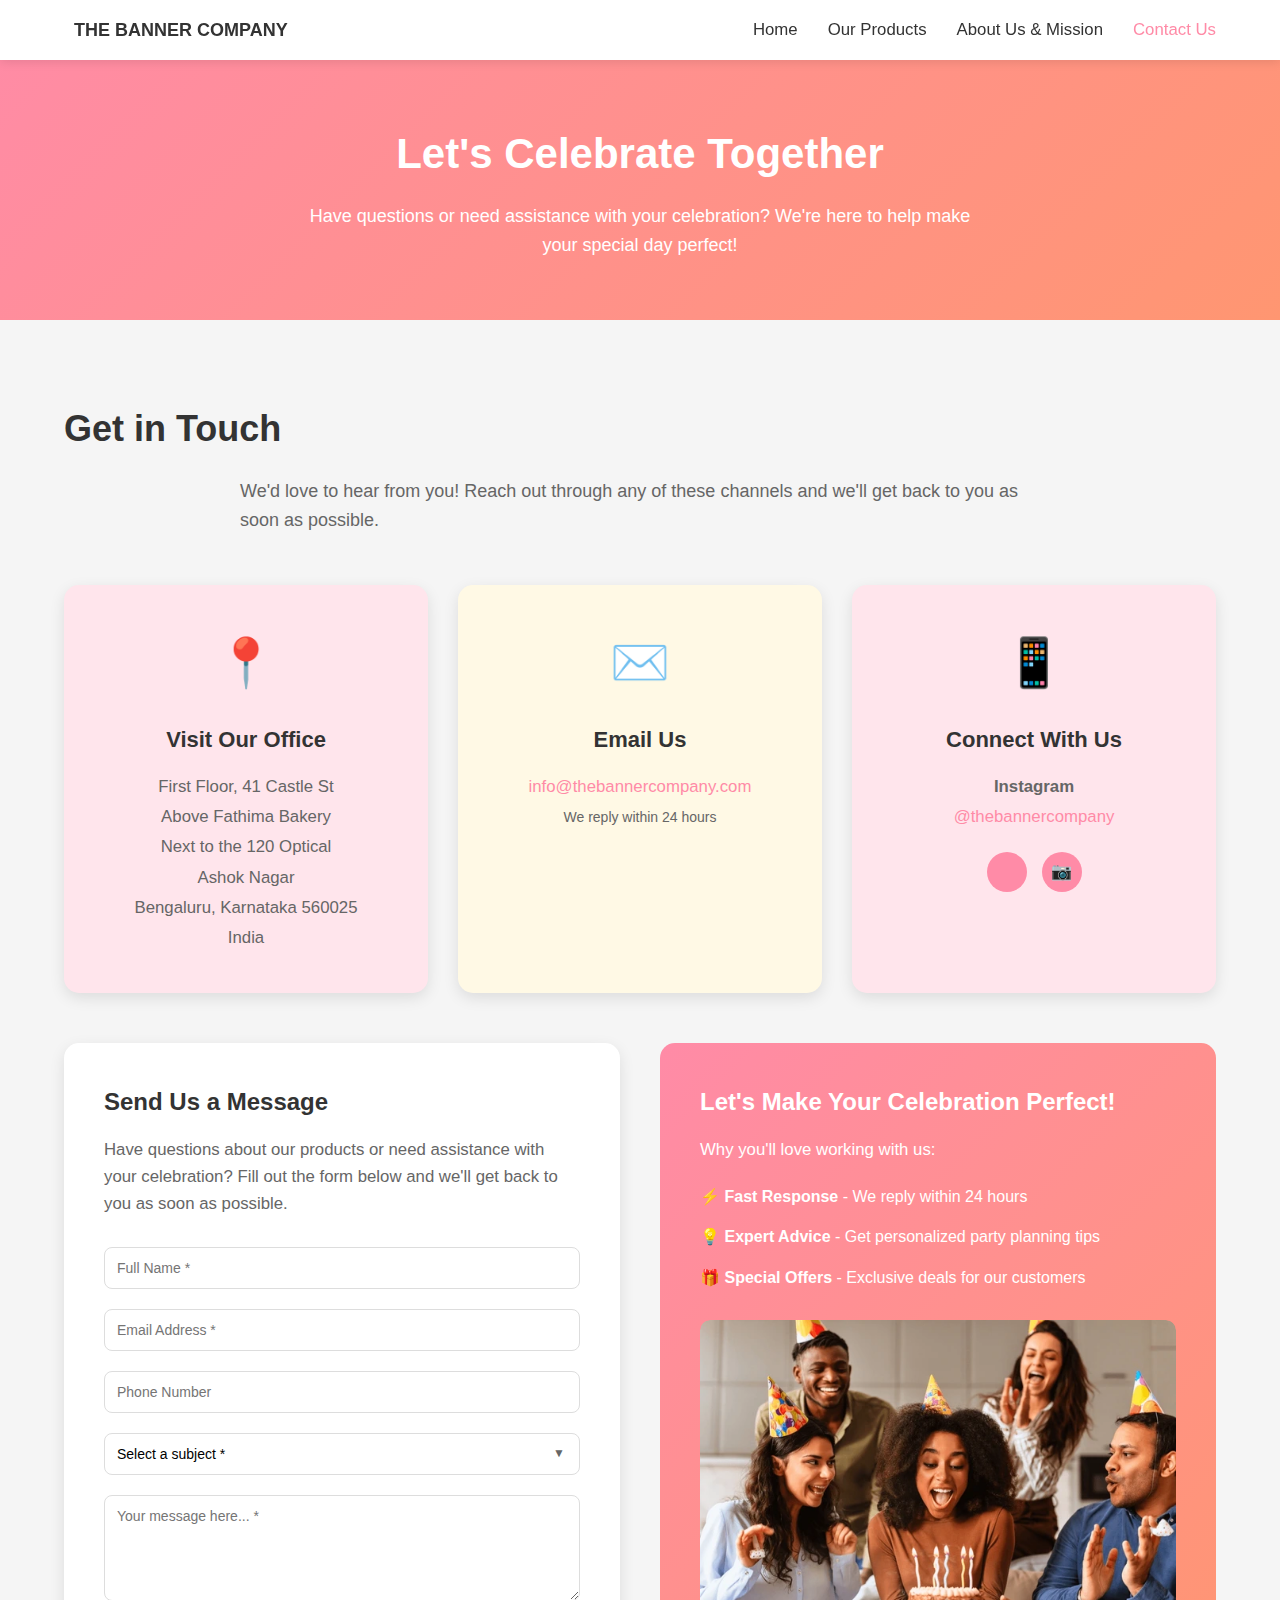
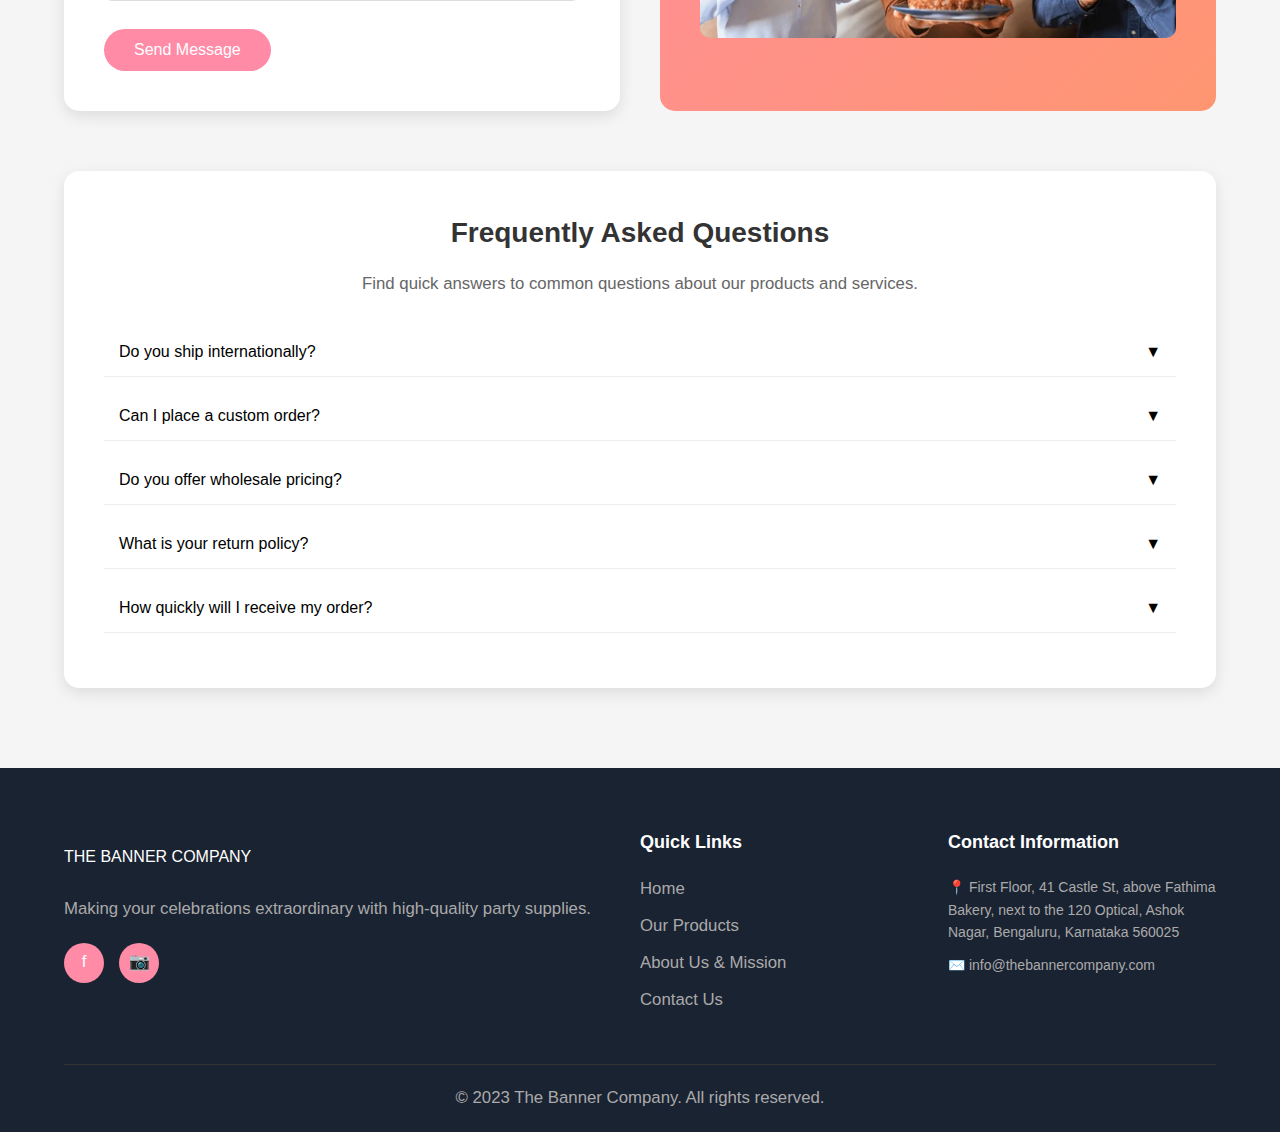
<file: contact.html>
<!DOCTYPE html>
<html lang="en">
<head>
    <meta charset="UTF-8">
    <meta name="viewport" content="width=device-width, initial-scale=1.0">
    <title>Contact Us - The Banner Company</title>
    <link rel="stylesheet" href="styles.css">
    <meta name="viewport" content="width=device-width, initial-scale=1" />
</head>
<body>
    <!-- Navigation -->
    <nav class="navbar">
        <div class="container">
            <a class="nav-brand" href="index.html" aria-label="Go to Home">
                <span class="logo-icon"></span>
                <span class="logo-text">THE BANNER COMPANY</span>
            </a>
            <button class="nav-toggle" aria-label="Toggle navigation">☰</button>
            <ul class="nav-menu" id="mainNav">
                <li><a href="index.html" class="nav-link">Home</a></li>
                <li><a href="products.html" class="nav-link">Our Products</a></li>
                <li><a href="about.html" class="nav-link">About Us & Mission</a></li>
                <li><a href="contact.html" class="nav-link active">Contact Us</a></li>
            </ul>
        </div>
    </nav>

    <!-- Page Header -->
    <section class="page-header-contact">
        <div class="container">
            <h1>Let's Celebrate Together</h1>
            <p>Have questions or need assistance with your celebration? We're here to help make your special day perfect!</p>
        </div>
    </section>

    <!-- Contact Cards Section -->
    <section class="contact-section">
        <div class="container">
            <h2 class="section-title">Get in Touch</h2>
            <p class="section-subtitle">We'd love to hear from you! Reach out through any of these channels and we'll get back to you as soon as possible.</p>
            
            <div class="contact-cards">
                <div class="contact-card">
                    <div class="contact-icon">📍</div>
                    <h3>Visit Our Office</h3>
                    <p>First Floor, 41 Castle St<br>
                    Above Fathima Bakery<br>
                    Next to the 120 Optical<br>
                    Ashok Nagar<br>
                    Bengaluru, Karnataka 560025<br>
                    India</p>
                </div>
                
                <div class="contact-card">
                    <div class="contact-icon">✉️</div>
                    <h3>Email Us</h3>
                    <p><a href="mailto:info@thebannercompany.com">info@thebannercompany.com</a></p>
                    <p><small>We reply within 24 hours</small></p>
                </div>
                
                <div class="contact-card">
                    <div class="contact-icon">📱</div>
                    <h3>Connect With Us</h3>
                    <p><strong>Instagram</strong><br>
                    <a href="https://instagram.com/thebannercompany" target="_blank">@thebannercompany</a></p>
                    <div class="social-icons">
                        <a href="https://facebook.com" target="_blank" class="social-icon">f</a>
                        <a href="https://instagram.com/thebannercompany" target="_blank" class="social-icon">📷</a>
                        <!-- <a href="#" class="social-icon">🎵</a> -->
                    </div>
                </div>
            </div>

            <!-- Contact Form -->
            <div class="contact-form-wrapper">
                <div class="contact-form">
                    <h3>Send Us a Message</h3>
                    <p>Have questions about our products or need assistance with your celebration? Fill out the form below and we'll get back to you as soon as possible.</p>
                    
                    <form id="contactForm" method="POST">
                        <input type="text" name="full_name" placeholder="Full Name *" required>
                        <input type="email" name="email" placeholder="Email Address *" required>
                        <input type="tel" name="phone" placeholder="Phone Number">
                        <div class="custom-select">
                            <select name="subject" required>
                                <option value="">Select a subject *</option>
                                <option value="Product Inquiry">Product Inquiry</option>
                                <option value="Custom Order">Custom Order</option>
                                <option value="General Question">General Question</option>
                                <option value="Other">Other</option>
                            </select>
                        </div>
                        <textarea name="message" placeholder="Your message here... *" rows="5" required></textarea>
                        <button type="submit" class="btn btn-primary">Send Message</button>
                    </form>
                    
                    <div id="formMessage" class="form-message"></div>
                </div>
                
                <div class="contact-info-card">
                    <h3>Let's Make Your Celebration Perfect!</h3>
                    <p>Why you'll love working with us:</p>
                    <ul>
                        <li>⚡ <strong>Fast Response</strong> - We reply within 24 hours</li>
                        <li>💡 <strong>Expert Advice</strong> - Get personalized party planning tips</li>
                        <li>🎁 <strong>Special Offers</strong> - Exclusive deals for our customers</li>
                    </ul>
                    <div class="promo-image">
                        <img src="assets/celebration.jpg" alt="Party decorations" onerror="this.src='assets/placeholder.jpg'">
                    </div>
                </div>
            </div>

            <!-- FAQ Section -->
            <div class="faq-section">
                <h3>Frequently Asked Questions</h3>
                <p>Find quick answers to common questions about our products and services.</p>
                
                <div class="faq-item">
                    <button class="faq-question">Do you ship internationally? <span class="faq-icon">▼</span></button>
                    <div class="faq-answer">
                        <p>Currently, we ship across India through our Amazon storefront. For international orders, please contact us directly and we'll do our best to accommodate your request.</p>
                    </div>
                </div>
                
                <div class="faq-item">
                    <button class="faq-question">Can I place a custom order? <span class="faq-icon">▼</span></button>
                    <div class="faq-answer">
                        <p>Yes! We love creating custom party decorations. Contact us with your requirements and we'll work with you to create something special for your celebration.</p>
                    </div>
                </div>
                
                <div class="faq-item">
                    <button class="faq-question">Do you offer wholesale pricing? <span class="faq-icon">▼</span></button>
                    <div class="faq-answer">
                        <p>Yes, we offer wholesale pricing for bulk orders. Please reach out to us at info@thebannercompany.com for more information about our wholesale program.</p>
                    </div>
                </div>
                
                <div class="faq-item">
                    <button class="faq-question">What is your return policy? <span class="faq-icon">▼</span></button>
                    <div class="faq-answer">
                        <p>We want you to be completely satisfied with your purchase. If you're not happy with your order, please contact us within 7 days of receiving it and we'll work with you to make it right.</p>
                    </div>
                </div>
                
                <div class="faq-item">
                    <button class="faq-question">How quickly will I receive my order? <span class="faq-icon">▼</span></button>
                    <div class="faq-answer">
                        <p>Delivery times vary based on your location in India. Typically, orders are delivered within 3-5 business days for major cities and 5-7 days for other areas through our Amazon delivery partners.</p>
                    </div>
                </div>
            </div>
        </div>
    </section>

    <!-- Footer -->
    <footer class="footer">
        <div class="container">
            <div class="footer-content">
                <div class="footer-brand">
                    <div class="logo">
                        <span class="logo-icon"></span>
                        <span class="logo-text">THE BANNER COMPANY</span>
                    </div>
                    <p>Making your celebrations extraordinary with high-quality party supplies.</p>
                    <div class="social-icons">
                        <a href="https://facebook.com" target="_blank" class="social-icon">f</a>
                        <a href="https://instagram.com/thebannercompany" target="_blank" class="social-icon">📷</a>
                        <!-- <a href="#" class="social-icon">🎵</a> -->
                    </div>
                </div>
                
                <div class="footer-links">
                    <h4>Quick Links</h4>
                    <ul>
                        <li><a href="index.html">Home</a></li>
                        <li><a href="products.html">Our Products</a></li>
                        <li><a href="about.html">About Us & Mission</a></li>
                        <li><a href="contact.html">Contact Us</a></li>
                    </ul>
                </div>
                
                <div class="footer-contact">
                    <h4>Contact Information</h4>
                    <p>📍 First Floor, 41 Castle St, above Fathima Bakery, next to the 120 Optical, Ashok Nagar, Bengaluru, Karnataka 560025</p>
                    <!-- <p>📞 (123) 456-7890</p> -->
                    <p>✉️ info@thebannercompany.com</p>
                </div>
            </div>
            
            <div class="footer-bottom">
                <p>&copy; 2023 The Banner Company. All rights reserved.</p>
            </div>
        </div>
    </footer>

    <script src="script.js"></script>
</body>
</html>
</file>
<file: styles.css>
* {
    margin: 0;
    padding: 0;
    box-sizing: border-box;
}
@import url('https://fonts.googleapis.com/css2?family=Poppins:wght@400;500;600;700&display=swap');
@import url('https://fonts.googleapis.com/css2?family=Birthstone&display=swap');


:root {
    --primary-pink: #FF8BA7;
    --secondary-pink: #FFB3C1;
    --light-pink: #FFE5EC;
    --coral: #FF9671;
    --yellow: #FFC75F;
    --dark-blue: #1A2332;
    --white: #FFFFFF;
    --gray: #666666;
    --light-gray: #F5F5F5;
}
/* ===== Fluid typography & spacing ===== */
html { font-size: 100%; } /* base 16px */

h1, .hero-title { font-size: clamp(1.8rem, 2vw + 1.2rem, 3rem); }
h2 { font-size: clamp(1.4rem, 1.2vw + 1rem, 2rem); }
h3 { font-size: clamp(1.2rem, 1vw + 0.9rem, 1.6rem); }
p, li, a, button, input, textarea { font-size: clamp(0.95rem, 0.5vw + 0.85rem, 1.05rem); }

/* Containers breathe on small screens, stay neat on large */
.container { padding: 0 clamp(12px, 3vw, 24px); }

/* Rating Star Styles */
.rating { display: inline-flex; gap: 4px; line-height: 1; font-size: 18px; }
.star { position: relative; display: inline-block; width: 1em; height: 1em; }
.star::before { content: '☆'; color: #cfcfcf; position: absolute; inset: 0; }
.star.full::before { content: '★'; color: #ffc107; }
.star.half::after {
  content: '★';
  color: #ffc107;
  position: absolute; inset: 0;
  width: 50%; overflow: hidden;
}


body {
    font-family: 'Segoe UI', Tahoma, Geneva, Verdana, sans-serif;
    line-height: 1.6;
    color: #333;
}

.container {
    max-width: 1200px;
    margin: 0 auto;
}

/* Navigation */
.navbar {
    background: var(--white);
    box-shadow: 0 2px 10px rgba(0,0,0,0.1);
    position: fixed;
    width: 100%;
    top: 0;
    z-index: 1000;
}


.navbar .container {
  display: flex;
  justify-content: space-between;
  align-items: center;
  flex-wrap: wrap;
  min-height: 60px; /* Reduced height */
}

.nav-brand {
    display: flex;
    align-items: center;
    gap: 10px;
    font-weight: bold;
    font-size: 18px;
}
.nav-brand {
  text-decoration: none;
  color: inherit;
  cursor: pointer;
}
.nav-brand:hover { opacity: 0.9; }
.nav-brand:focus-visible { outline: 2px solid #fff; outline-offset: 2px; }

.logo-icon {
    font-size: 30px;
}

.nav-menu {
    display: flex;
    list-style: none;
    gap: 30px;
}

.nav-link {
    text-decoration: none;
    color: #333;
    transition: color 0.3s;
    font-weight: 500;
}

.nav-link:hover,
.nav-link.active {
    color: var(--primary-pink);
}
/* ========== Mobile Navigation Toggle (Hamburger) ========== */
.nav-toggle {
  display: none;
  background: var(--primary-pink);
  color: #fff;
  border: 0;
  border-radius: 8px;
  padding: 8px 12px;
  font-size: 1.2rem;
  cursor: pointer;
  transition: background 0.3s;
}
.nav-toggle:hover {
  background: #ff6b8f;
}

/* ==========================================================
   NAVBAR LOGO — Large, Centered, No Cropping, Fixed Height
   ========================================================== */
.nav-brand {
  display: flex;
  align-items: center;
  justify-content: center;   /* center the logo horizontally */
  height: 60px;              /* keeps navbar height constant */
  overflow: visible;         /* ensure scaled logo isn't cropped */
  position: relative;
}

.logo-img {
  height: 70px;              /* logical height to control navbar */
  width: auto;
  transform: scale(2.2);     /* visually make logo almost 2× bigger */
  transform-origin: center;
  display: block;
  object-fit: contain;
  transition: transform 0.3s ease;
  margin: 0 auto;
}

/* Optional: hover subtle zoom (desktop only) */
@media (hover: hover) {
  .logo-img:hover {
    transform: scale(2.05);
  }
}

/* === Mobile Adjustments === */
@media (max-width: 900px) {
  .nav-brand {
    justify-content: flex-start;    /* move logo slightly left but not touching */
    padding-left: 12px;             /* space from left screen edge */
  }

  .logo-img {
    transform: scale(1.9);          /* slightly smaller scale for mobile */
    transform-origin: center left;  /* ensures scaling doesn’t push it off-screen */
  }
}




/* HERO SLIDER */
.hero {
  position: relative;
  min-height: clamp(380px, 60vh, 680px);
  margin-top: 50px;
  padding-top: 60px; /* Adjusted for navbar height */
  overflow: hidden;
  color: white;
}
.hero-content { padding: clamp(12px, 2vw, 20px); }
.hero-subtitle { margin-bottom: clamp(16px, 3vw, 30px); }


.hero-slide {
    position: absolute;
    inset: 0;
    background-size: cover;
    background-position: center;
    opacity: 0;
    transition: opacity .8s ease-in-out;
}

.hero-slide::after {
    content: "";
    position: absolute;
    inset: 0;
    background: linear-gradient(rgba(0,0,0,.35), rgba(0,0,0,.35));
}

.hero-slide.active {
    opacity: 1;
}

.hero .hero-slide:first-child {
  opacity: 1;
}

.hero-content {
    position: relative;
    z-index: 2;
    height: 100%;
    display: flex;
    align-items: center;
    justify-content: center;
    flex-direction: column;
    text-align: center;
    padding: 20px;
    gap: 1.5rem; /* Adds space between title and button */
}

/* Hero typography refresh */
.hero-title {
  font-family: 'Poppins', sans-serif;
  font-weight: 700;
  font-size: clamp(2rem, 4vw + 1rem, 3.5rem);
  letter-spacing: 0.5px;
  text-transform: uppercase;
}

.hero-subtitle {
  font-family: 'Poppins', sans-serif;
  font-weight: 400;
  font-size: clamp(1rem, 1.5vw + 0.5rem, 1.5rem);
  margin-top: 0.5em;
  line-height: 1.4;
}

.hero-title, .hero-subtitle {
  text-shadow: 0 2px 10px rgba(0,0,0,0.25);
}


.hero-buttons {
    display: flex;
    gap: 20px;
    justify-content: center;
}

/* Buttons */
.btn {
    padding: 12px 30px;
    border: none;
    border-radius: 25px;
    font-size: 16px;
    cursor: pointer;
    transition: all 0.3s;
    font-weight: 500;
    text-decoration: none;
    display: inline-block;
    text-align: center;
}

.btn-primary {
    background: var(--primary-pink);
    color: white;
}

.btn-primary:hover {
    background: #ff6b8f;
    transform: translateY(-2px);
    box-shadow: 0 5px 15px rgba(255, 139, 167, 0.4);
}

.btn-secondary {
    background: var(--yellow);
    color: white;
}

.btn-secondary:hover {
    background: #ffb84d;
    transform: translateY(-2px);
}

.btn-light {
    background: white;
    color: var(--primary-pink);
}

.btn-outline {
    background: transparent;
    color: white;
    border: 2px solid white;
}

.btn-outline:hover {
    background: white;
    color: var(--primary-pink);
}

/* Page Headers */
.page-header {
    background: linear-gradient(135deg, var(--light-pink), #fff);
    padding: 120px 20px 60px;
    text-align: center;
}

.page-header h1 {
    font-size: 42px;
    margin-bottom: 15px;
    color: #333;
}

.page-header p {
    font-size: 18px;
    color: var(--gray);
}

.page-header-contact {
    background: linear-gradient(135deg, var(--primary-pink), var(--coral));
    padding: 120px 20px 60px;
    text-align: center;
    color: white;
}

.page-header-contact h1 {
    font-size: 42px;
    margin-bottom: 15px;
}

.page-header-contact p {
    font-size: 18px;
    max-width: 700px;
    margin: 0 auto;
}

/* Best Sellers Home */
.best-sellers-home {
    padding: 80px 20px;
    background: var(--light-pink);
    text-align: center;
}

.section-icon {
    font-size: 48px;
    margin-bottom: 20px;
}

.section-title {
    font-size: 36px;
    margin-bottom: 20px;
    color: #333;
}

.section-subtitle {
    color: var(--gray);
    margin-bottom: 40px;
    font-size: 18px;
    max-width: 800px;
    margin-left: auto;
    margin-right: auto;
}

/* About Home Section */
.about-home {
    padding: 80px 20px;
    background: white;
    text-align: center;
}

.about-text {
    max-width: 900px;
    margin: 0 auto 25px;
    font-size: 17px;
    line-height: 1.8;
    color: var(--gray);
}

/* Fluid section paddings */
.best-sellers-home,
.about-home,
.contact-preview,
.mission-section,
.story-section,
.products-section,
.featured-product-section,
.you-may-like-section,
.contact-cta,
.contact-section {
  padding: clamp(40px, 7vw, 80px) clamp(12px, 4vw, 20px);
}


/* Contact Preview Home */
.contact-preview {
    padding: 80px 20px;
    background: var(--light-gray);
    text-align: center;
}

/* Mission Section */
.mission-section {
    padding: 80px 20px;
    text-align: center;
    background: var(--light-gray);
}

.mission-text {
    max-width: 800px;
    margin: 0 auto 30px;
    font-size: 18px;
    line-height: 1.8;
    color: var(--gray);
}

/* Story Section */
.story-section {
    padding: 80px 20px;
    background: white;
    text-align: center;
}

.story-content {
    display: flex;
    gap: 50px;
    align-items: center;
    margin-top: 50px;
    text-align: left;
}

.story-image {
    flex: 1;
    border-radius: 15px;
    overflow: hidden;
}

.story-image img {
  width: 100%;
  height: auto;
  object-fit: contain;
  display: block;
}



.story-text {
    flex: 1;
}

.story-text h3 {
    font-size: 28px;
    margin-bottom: 20px;
    color: #333;
}

.story-text p {
    margin-bottom: 20px;
    color: var(--gray);
    line-height: 1.8;
}

/* Products Grid */
.products-grid,
.products-grid-main,
.products-grid-like {
  display: grid;
  grid-template-columns: repeat(auto-fit, minmax(220px, 1fr));
  gap: clamp(16px, 3vw, 30px);
  margin: 50px 0;
  align-items: stretch;
  grid-auto-rows: 1fr;
}



/* Products Section */
.products-section {
    padding: 80px 20px;
    background: var(--light-pink);
}


/* Products Scrollable (Remaining) */
.products-scrollable-wrapper {
    margin: 60px 0;
}

.scroll-title {
    font-size: 28px;
    margin-bottom: 30px;
    text-align: center;
    color: #333;
}

.products-scrollable {
    display: flex;
    gap: 30px;
    overflow-x: auto;
    padding: 20px 0;
    scroll-behavior: smooth;
}

.products-scrollable::-webkit-scrollbar {
    height: 8px;
}

.products-scrollable::-webkit-scrollbar-track {
    background: #f1f1f1;
    border-radius: 10px;
}

.products-scrollable::-webkit-scrollbar-thumb {
    background: var(--primary-pink);
    border-radius: 10px;
}

.products-scrollable .product-card {
    min-width: 300px;
    flex-shrink: 0;
}

/* Product Card */
.product-card {
    background: white;
    border-radius: 15px;
    box-shadow: 0 5px 15px rgba(0,0,0,0.1);
    transition: transform 0.3s;
    position: relative;
    padding-bottom: 80px; /* Reserve space for the button */
    display: flex;
    flex-direction: column;
}

.product-card:hover {
    transform: translateY(-10px);
    box-shadow: 0 10px 25px rgba(0,0,0,0.15);
}

.product-image {
  width: 100%;
  height: clamp(180px, 25vw, 220px);
  object-fit: cover;
  flex-shrink: 0; /* Prevent image from shrinking */
}

.product-info {
    padding: 20px;
    text-align: left;
    display: flex;
    flex-direction: column;
    flex-grow: 1; /* Make this container fill the available space */
}

.product-title {
    font-size: 1rem;
    font-weight: bold;
    margin-bottom: 10px;
    color: #333;
    min-height: 2.6em; /* Reserve space for 2 lines */
    display: -webkit-box;
    -webkit-line-clamp: 2;
    -webkit-box-orient: vertical;
    overflow: hidden;
}

.product-rating {
    color: var(--yellow);
    margin-bottom: 10px;
    font-size: 14px;
}

.product-description {
    color: var(--gray);
    font-size: 0.9rem;
    margin-bottom: 15px;
    line-height: 1.5;
    flex-grow: 1; /* This makes the description push the price down */
}

.product-price {
    display: flex;
    justify-content: center; /* This centers the price */
    align-items: center;
    margin-bottom: 15px;
}

.current-price {
    font-size: 1.5rem;
    font-weight: bold;
    color: var(--primary-pink);
}

.product-button {
    position: absolute;
    bottom: 20px;
    left: 20px;
    right: 20px;
    width: calc(100% - 40px);
    padding: 12px;
    background: white;
    color: var(--primary-pink);
    border: 2px solid var(--primary-pink);
    border-radius: 25px;
    cursor: pointer;
    transition: all 0.3s;
    font-weight: 500;
    text-decoration: none;
    display: inline-block;
    text-align: center;
}

.product-button:hover {
    background: var(--primary-pink);
    color: white;
}

.featured-product-section {
    padding: 60px 20px;
    background: var(--light-pink);
    text-align: center;
}

.featured-product {
    display: grid;
    grid-template-columns: 1fr 1fr;
    gap: 30px;
    align-items: center;
    margin-top: 40px;
    background: white;
    border-radius: 20px;
    padding: 20px;
    box-shadow: 0 10px 30px rgba(0,0,0,0.1);
}

.featured-product-image {
    border-radius: 15px;
    overflow: hidden;
}

.featured-product-image img {
  width: 100%;
  height: clamp(200px, 25vw, 280px);
  object-fit: cover;
}

.featured-product-details {
    text-align: center;
}

.featured-product-details h3,
.featured-product-details p,
.featured-rating {
    text-align: left;
}


.featured-product-details h3 {
    font-size: 32px;
    margin-bottom: 15px;
    color: #333;
}

.featured-rating {
    color: var(--yellow);
    font-size: 18px;
    margin-bottom: 15px;
}

.featured-product-details p {
    font-size: 16px;
    color: var(--gray);
    line-height: 1.7;
    margin-bottom: 12px;
}

.featured-price {
    font-size: 32px;
    font-weight: bold;
    color: var(--primary-pink);
    margin-bottom: 15px;
}

.featured-product-details .btn {
    padding: 15px 40px;
    font-size: 18px;
}

/* You May Also Like Section */
.you-may-like-section {
    padding: 80px 20px;
    background: white;
    text-align: center;
}

/* Contact Cards */
.contact-cards {
    display: grid;
    grid-template-columns: repeat(auto-fit, minmax(300px, 1fr));
    gap: 30px;
    margin: 50px 0;
}

.contact-card {
    background: white;
    padding: 40px;
    border-radius: 15px;
    text-align: center;
    box-shadow: 0 5px 15px rgba(0,0,0,0.1);
}

.contact-card:nth-child(1) { background: var(--light-pink); }
.contact-card:nth-child(2) { background: #FFF9E5; }
.contact-card:nth-child(3) { background: var(--light-pink); }

.contact-icon { font-size: 48px; margin-bottom: 20px; }
.contact-card h3 { margin-bottom: 15px; font-size: 22px; }
.contact-card p { color: var(--gray); line-height: 1.8; }

.contact-card a {
    color: var(--primary-pink);
    text-decoration: none;
    font-weight: 500;
}
.contact-card a:hover { text-decoration: underline; }

.social-icons {
    display: flex;
    gap: 15px;
    justify-content: center;
    margin-top: 20px;
}
.social-icon {
    width: 40px;
    height: 40px;
    background: var(--primary-pink);
    color: white;
    border-radius: 50%;
    display: flex;
    align-items: center;
    justify-content: center;
    text-decoration: none;
    transition: background 0.3s;
}
/* SVG inside round social buttons */
.social-icon svg {
  width: 18px;
  height: 18px;
  display: block;
  fill: #fff;
  stroke: #fff;
  stroke-width: 1.5;
}

.social-icon:hover { background: var(--coral); }

/* Contact CTA */
.contact-cta {
    background: linear-gradient(135deg, var(--primary-pink), var(--coral));
    color: white;
    padding: 80px 20px;
    text-align: center;
}

.contact-cta h2 {
    font-size: 36px;
    margin-bottom: 20px;
}

.contact-cta p {
    font-size: 18px;
    margin-bottom: 40px;
    max-width: 700px;
    margin-left: auto;
    margin-right: auto;
}

.cta-buttons {
    display: flex;
    gap: 20px;
    justify-content: center;
}

/* Contact Section */
.contact-section {
    padding: 80px 20px;
    background: var(--light-gray);
}

/* Contact Form */
.contact-form-wrapper {
    display: grid;
    grid-template-columns: 1fr 1fr;
    gap: 40px;
    margin-bottom: 60px;
}
.contact-form {
    background: white;
    padding: 40px;
    border-radius: 15px;
    box-shadow: 0 5px 15px rgba(0,0,0,0.1);
}
.contact-form h3 { margin-bottom: 15px; font-size: 24px; }
.contact-form p { color: var(--gray); margin-bottom: 30px; }
.contact-form input,
.contact-form textarea {
    width: 100%;
    padding: 12px;
    margin-bottom: 20px;
    border: 1px solid #ddd;
    border-radius: 8px;
    font-size: 14px;
    font-family: inherit;
}

/* Custom Select Dropdown */
.custom-select { position: relative; margin-bottom: 20px; }
.custom-select select {
    width: 100%;
    padding: 12px;
    border: 1px solid #ddd;
    border-radius: 8px;
    font-size: 14px;
    font-family: inherit;
    background: white;
    cursor: pointer;
    appearance: none;
    -webkit-appearance: none;
    -moz-appearance: none;
}
.custom-select::after {
    content: '▼';
    position: absolute;
    right: 15px;
    top: 50%;
    transform: translateY(-50%);
    pointer-events: none;
    color: var(--gray);
    font-size: 12px;
}

.form-message { margin-top: 20px; padding: 15px; border-radius: 8px; display: none; }
.form-message.success { background: #d4edda; color: #155724; display: block; }
.form-message.error { background: #f8d7da; color: #721c24; display: block; }

.contact-info-card {
    background: linear-gradient(135deg, var(--primary-pink), var(--coral));
    color: white;
    padding: 40px;
    border-radius: 15px;
}
.contact-info-card h3 { margin-bottom: 15px; font-size: 24px; }
.contact-info-card ul { list-style: none; margin: 20px 0; }
.contact-info-card li { margin-bottom: 15px; font-size: 16px; }
.promo-image { margin-top: 30px; border-radius: 10px; overflow: hidden; }
.promo-image img { width: 100%; border-radius: 10px; }

/* FAQ */
.faq-section { background: white; padding: 40px; border-radius: 15px; box-shadow: 0 5px 15px rgba(0,0,0,0.1); }
.faq-section h3 { font-size: 28px; margin-bottom: 15px; text-align: center; }
.faq-section > p { text-align: center; color: var(--gray); margin-bottom: 30px; }
.faq-item { border-bottom: 1px solid #eee; margin-bottom: 15px; }
.faq-question {
    width: 100%;
    text-align: left;
    padding: 15px;
    background: none;
    border: none;
    font-size: 16px;
    font-weight: 500;
    cursor: pointer;
    display: flex;
    justify-content: space-between;
    align-items: center;
}
.faq-icon { transition: transform 0.3s; }
.faq-item.active .faq-icon { transform: rotate(180deg); }
.faq-answer {
    max-height: 0; overflow: hidden; transition: max-height 0.3s ease;
    padding: 0 15px; color: var(--gray);
}
.faq-item.active .faq-answer { max-height: 500px; padding: 0 15px 15px; }

/* Footer */
.footer {
    background: var(--dark-blue);
    color: white;
    padding: 60px 20px 20px;
}
.footer-content {
    display: grid;
    grid-template-columns: 2fr 1fr 1fr;
    gap: 40px;
    margin-bottom: 40px;
}

.footer .social-icons {
  justify-content: flex-start;
  margin-left: 0;
}

.footer .social-icon {
  display: flex;
  align-items: center;
  justify-content: center;
}

.footer-brand p { margin: 20px 0; color: #aaa; }
.footer h4 { margin-bottom: 20px; font-size: 18px; }
.footer-links ul { list-style: none; }
.footer-links li { margin-bottom: 10px; }
.footer-links a { color: #aaa; text-decoration: none; transition: color 0.3s; }
.footer-links a:hover { color: white; }
.footer-contact p { margin-bottom: 10px; color: #aaa; font-size: 14px; }
.footer-bottom { text-align: center; padding-top: 20px; border-top: 1px solid #333; color: #aaa; }


/* ==== Products & About Page Overrides ==== */
.hero.hero--products,
.hero.hero--about {
  margin-top: 0;
  padding-top: 60px;
  min-height: clamp(320px, 55vh, 600px);
}

/* This positions the title at the top */
.page-products .hero-content,
.page-about .hero-content {
  position: absolute;
  top: 50%;
  left: 50%;
  transform: translate(-50%, -50%);
  width: 90%; /* Prevents text from hitting edges */
  height: auto; /* Resets height */
  padding: 0;
  gap: 1.0rem; /* Space between title and subtitle */
}

/* This removes the subtitle from the title's influence */
.page-products .hero-title,
.page-about .hero-title,
.page-products .hero-subtitle,
.page-about .hero-subtitle {
  position: static;
  transform: none;
  width: auto;
  margin: 0;
}


/* Home Page Section Color Swaps */
.page-home .best-sellers-home {
    background-color: #ffffff !important;
}
.page-home .about-home {
    background-color: var(--light-pink) !important;
}
.page-home .contact-preview {
    background-color: #ffffff !important;
}


/* Section colors */
.page-products .products-section,
.page-about .mission-section {
  background: #ffffff !important;
  color: #111;
}

.page-products .featured-product-section {
  background: var(--light-pink) !important;
  color: #111;
}

.page-products .you-may-like-section,
.page-about .story-section {
  background: #f5f5f7 !important;
  color: #111;
}

/* Responsive */
@media (max-width: 900px) {
    .nav-menu {
        position: absolute;
        right: 20px;
        top: 60px; /* Adjusted for shorter navbar */
        background: #fff;
        border-radius: 12px;
        box-shadow: 0 8px 25px rgba(0, 0, 0, 0.1);
        padding: 12px 16px;
        flex-direction: column;
        gap: 12px;
        display: none;
        z-index: 999;
    }

    .featured-product { grid-template-columns: 1fr; }
    .story-content { flex-direction: column; }
    .contact-form-wrapper, .footer-content { grid-template-columns: 1fr; }
    .hero-buttons, .cta-buttons { flex-direction: column; }
    .page-header h1, .page-header-contact h1 { font-size: 32px; }

    .nav-toggle { display: inline-block; }
    .nav-menu.open { display: flex; }

    /* Convert product grids to horizontal scroll on mobile */
    .best-sellers-home .products-grid,
    .page-products .products-section .products-grid-main,
    .page-products .you-may-like-section .products-grid-like {
        display: flex;
        gap: 12px;
        overflow-x: auto;
        scroll-snap-type: x mandatory;
        padding: 4px 4px 12px 4px;
        margin-left: -12px;
        margin-right: -12px;
        scrollbar-width: none;
    }
    .best-sellers-home .products-grid::-webkit-scrollbar,
    .page-products .products-section .products-grid-main::-webkit-scrollbar,
    .page-products .you-may-like-section .products-grid-like::-webkit-scrollbar {
        display: none;
    }

    /* Set fixed width for scrolling cards */
    .best-sellers-home .product-card,
    .page-products .products-section .product-card,
    .page-products .you-may-like-section .product-card {
        flex: 0 0 190px;
        scroll-snap-align: start;
        padding-bottom: 70px;
    }
    
    .product-card .product-button {
      bottom: 15px;
      left: 15px;
      right: 15px;
      width: calc(100% - 30px);
    }
    
    .page-products .hero-title {
        font-size: clamp(1.8rem, 5vw, 2.5rem);
    }
    
    .page-about .hero-title {
        font-size: clamp(1.5rem, 5vw, 2.0rem);
    }

    .page-products .hero-subtitle,
    .page-about .hero-subtitle {
        font-size: clamp(0.9rem, 2.5vw, 1.1rem);
    }
}

/* Nudge home page hero content down */
.page-home .hero-content {
  padding-top: 8rem;
}

/* ==========================================================
   HOME PAGE HERO TITLE — Birthstone Font
   ========================================================== */
.page-home .hero-title {
  font-family: 'Birthstone', cursive;
  font-weight: 400;
  font-size: clamp(2.2rem, 5vw + 1rem, 4.2rem); /* responsive scaling */
  color: var(--white);
  text-transform: none;  /* keep natural script style */
  line-height: 1.1;
  letter-spacing: 0.5px;
  margin-bottom: 10px;
}

/* Mobile view: smaller font so it fits one line */
@media (max-width: 900px) {
  .page-home .hero-title {
    font-size: clamp(1.3rem, 4vw + 0.3rem, 2.5rem);
    line-height: 1.05;
  }
}
</file>
